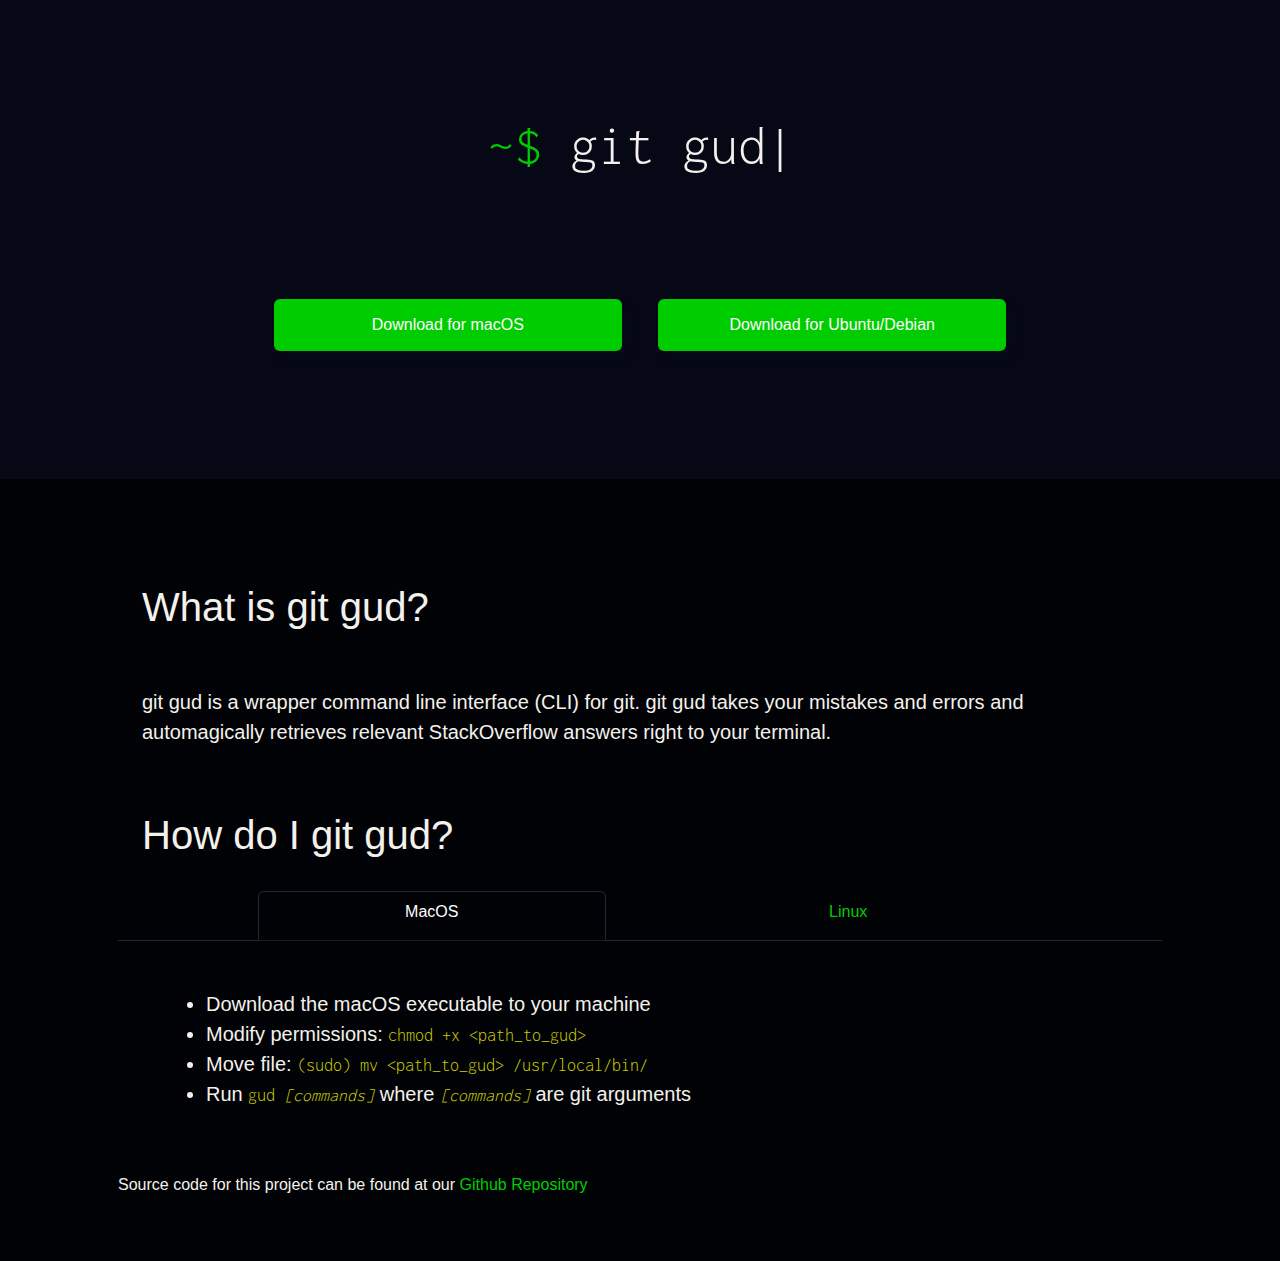
<file: src/index.html>
<html lang="en">
<head>
    <meta charset="UTF-8">
    <meta name="viewport" content="width=device-width, initial-scale=1.0">
    <meta http-equiv="X-UA-Compatible" content="ie=edge">
    <meta name="theme-color" content="#060915"/>
    <title>git gud</title>
    <link rel="stylesheet" href="https://stackpath.bootstrapcdn.com/bootstrap/4.3.1/css/bootstrap.min.css" integrity="sha384-ggOyR0iXCbMQv3Xipma34MD+dH/1fQ784/j6cY/iJTQUOhcWr7x9JvoRxT2MZw1T" crossorigin="anonymous">
    <link rel="stylesheet" href="css/stylesheet.css"/>
</head>
<body>
    <div class="jumbotron jumbotron-fluid">
        <div class="container p-md-5 p-sm-3 p-1">
            <h1 align="center"class="display-4 monospace"><span class="code-green">~$</span> git gud<span class="blink-me">|</span></h1>
        </div>
        <div class="container text-center p-md-5 p-sm-3 p-1">
            <a class="button-link col-md-5 col-lg-4 m-sm-1 m-md-2 m-lg-3 hidden-sm" href="cli/mac/gud" download="gud">Download for macOS</a>
            <a class="button-link col-md-5 col-lg-4 m-sm-1 m-md-2 m-lg-3 hidden-sm" href="cli/linux/gud" download="gud">Download for Ubuntu/Debian</a>
        </div>
    </div>
    <div class="container p-md-5 p-sm-3 p-1">
        <h1 class="p-4">What is git gud?</h1>
        <p class="lead p-4">
            git gud is a wrapper command line interface (CLI) for git. git gud takes your mistakes and errors and automagically retrieves relevant StackOverflow answers right to your terminal.
        </p>
        <h1 class="p-4">How do I git gud?</h1>
        <nav>
          <div class="nav nav-tabs text-center" id="nav-tab" role="tablist">
            <a class="nav-item nav-link col-md-4 col-3 active" id="nav-mac-tab" data-toggle="tab" href="#nav-mac" role="tab" aria-controls="nav-home" aria-selected="true">MacOS</a>
            <a class="nav-item nav-link col-md-4 col-3" id="nav-linux-tab" data-toggle="tab" href="#nav-linux" role="tab" aria-controls="nav-profile" aria-selected="false">Linux</a>
          </div>
        </nav>
        <div class="tab-content" id="nav-tabContent">
            <div class="tab-pane fade lead p-md-5 p-sm-3 p-1 show active" id="nav-mac" role="tabpanel" aria-labelledby="nav-home-tab">
                <ul>
                    <li>Download the macOS executable to your machine</li>
                    <li>Modify permissions: <code>chmod +x &lt;path_to_gud&gt;</code></li>
                    <li>Move file: <code>(sudo) mv &lt;path_to_gud&gt; /usr/local/bin/</code></li>
                    <li>Run <code>gud <i>[commands]</i></code> where <code><i>[commands]</i></code> are git arguments</li>
                </ul>
            </div>
            <div class="tab-pane fade lead p-md-5 p-sm-3 p-1" id="nav-linux" role="tabpanel" aria-labelledby="nav-profile-tab">
                <ul>
                    <li>Download the Ubuntu/Debian executable to your machine</li>
                    <li>Modify permissions: <code>chmod +x &lt;path_to_gud&gt;</code></li>
                    <li>Move file: <code>(sudo) mv &lt;path_to_gud&gt; /usr/bin/</code></li>
                    <li>Run <code>gud <i>[commands]</i></code> where <code><i>[commands]</i></code> are git arguments</li>
                </ul>
            </div>
        </div>
        <div>
            <p>Source code for this project can be found at our <a class="text-only code-green" href="https://github.com/a-vorontsov/git-gud" target="_blank">Github Repository</a></p>
        </div>
    </div>
    <script src="https://code.jquery.com/jquery-3.3.1.slim.min.js" integrity="sha384-q8i/X+965DzO0rT7abK41JStQIAqVgRVzpbzo5smXKp4YfRvH+8abtTE1Pi6jizo" crossorigin="anonymous"></script>
    <script src="https://cdnjs.cloudflare.com/ajax/libs/popper.js/1.14.7/umd/popper.min.js" integrity="sha384-UO2eT0CpHqdSJQ6hJty5KVphtPhzWj9WO1clHTMGa3JDZwrnQq4sF86dIHNDz0W1" crossorigin="anonymous"></script>
    <script src="https://stackpath.bootstrapcdn.com/bootstrap/4.3.1/js/bootstrap.min.js" integrity="sha384-JjSmVgyd0p3pXB1rRibZUAYoIIy6OrQ6VrjIEaFf/nJGzIxFDsf4x0xIM+B07jRM" crossorigin="anonymous"></script>
</body>
</html>
</file>
<file: src/css/stylesheet.css>
@import url('https://fonts.googleapis.com/css?family=Inconsolata');

* {
  -webkit-transition: all 300ms ease;
  -moz-transition: all 300ms ease;
  -ms-transition: all 300ms ease;
  -o-transition: all 300ms ease;
  transition: all 300ms ease;
}

html, body {
  background-color: #010205;
  color: #f4f1ec;
}

.colour-white {
  color: #f4f1ec
}

.jumbotron {
  background-color: #060915;
}

.code-green {
  color: #00CD00;
}

code, .monospace {
  font-family: 'Inconsolata', monospace;
}

code {
  color: #CDCD00;
}

/* unvisited link */
a {
   min-height: 50px;
   width: 300px;
   margin: 0 32px;
}

a.text-only {
  height: 100%;
  width: auto;
  margin: 0;
  color: #00CD00
}

a.text-only:hover {
  color: #00CD00;
}

.button-link {
  background-color: #00CD00;
  color: #fefefe;
  padding: 14px 25px;
  text-align: center;
  text-decoration: none;
  display: inline-block;
  box-shadow: 6px 6px 10px rgba(21, 20, 37, 0.1);
  border-radius: 6px;
}

/* visited link */
.button-link:visited {
  color: #fefefe;
  text-decoration: none;
  background-color: #00CD00;
}

/* mouse over link */
.button-link:hover {
  color: #efefef;
  text-decoration: none;
  background-color: #00CD00;
  box-shadow: 6px 6px 10px rgba(21, 20, 37, 0.3);
  transform: translateY(-2px);
}

.button-link:active {
  box-shadow: 6px 6px 10px rgba(21, 20, 37, 0.01);
  transform: translateY(0px);
}

.nav-item.nav-link {
  border-radius: 6px 6px 0 0;
  color: #00CD00;
}

.nav {
  display: block;
}

.nav-tabs > a {
  float: none;
  display: inline-block;
  zoom: 1;
}

.nav-tabs .nav-item.show .nav-link, .nav-tabs .nav-link.active {
  color: #fefefe;
  background-color: #010205;
  border-color: #1d2833 #1d2833 #1c1c1c #1d2833;
}

.nav-tabs .nav-link:focus, .nav-tabs .nav-link:hover {
  border-color: #1b2632 #1b2632 #1d2833 #1b2632
}

.nav-tabs {
  text-align: center;
  border-bottom-color: #1d2833;
}

@media (max-width: 767.98px) {
  .hidden-sm {
    display: none;
  }
}

.blink-me {
  animation: blinker 1.25s linear infinite;
}

@keyframes blinker {
  50% {
    opacity: 0;
  }
}
</file>
